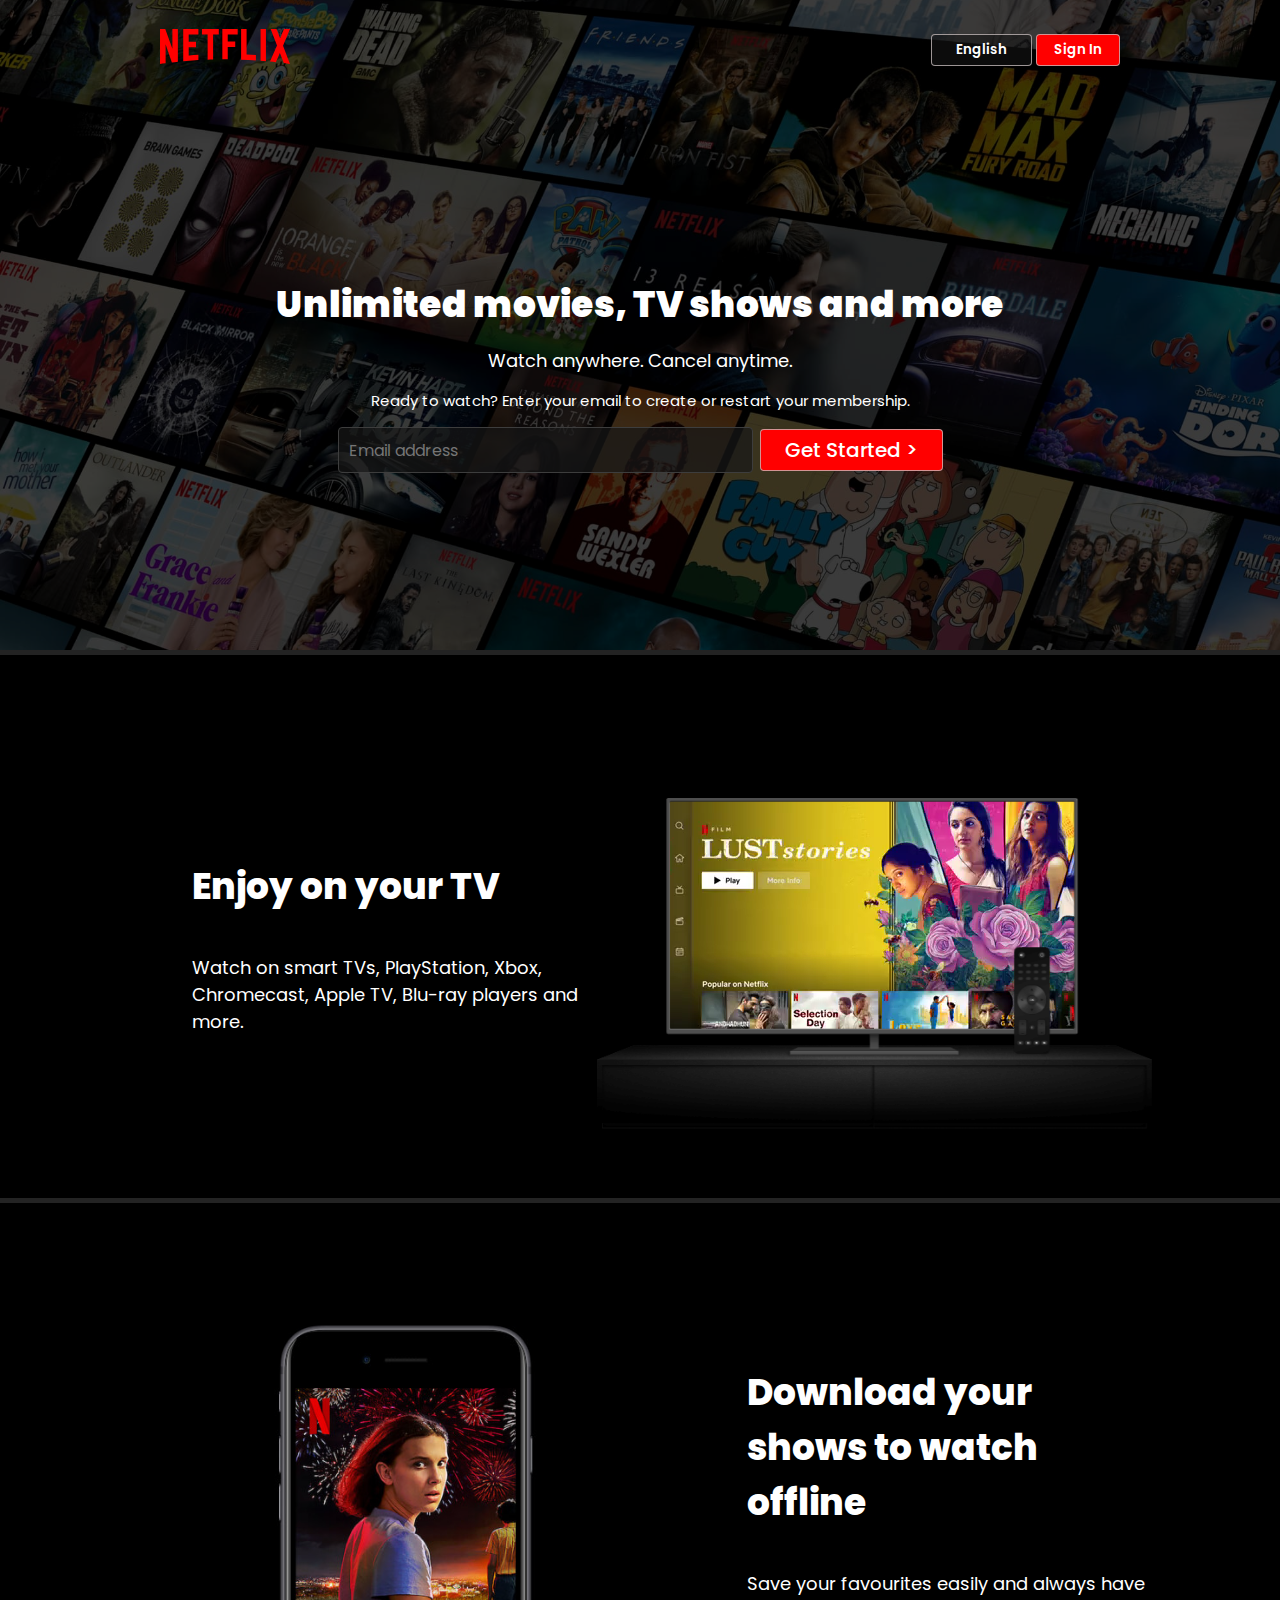
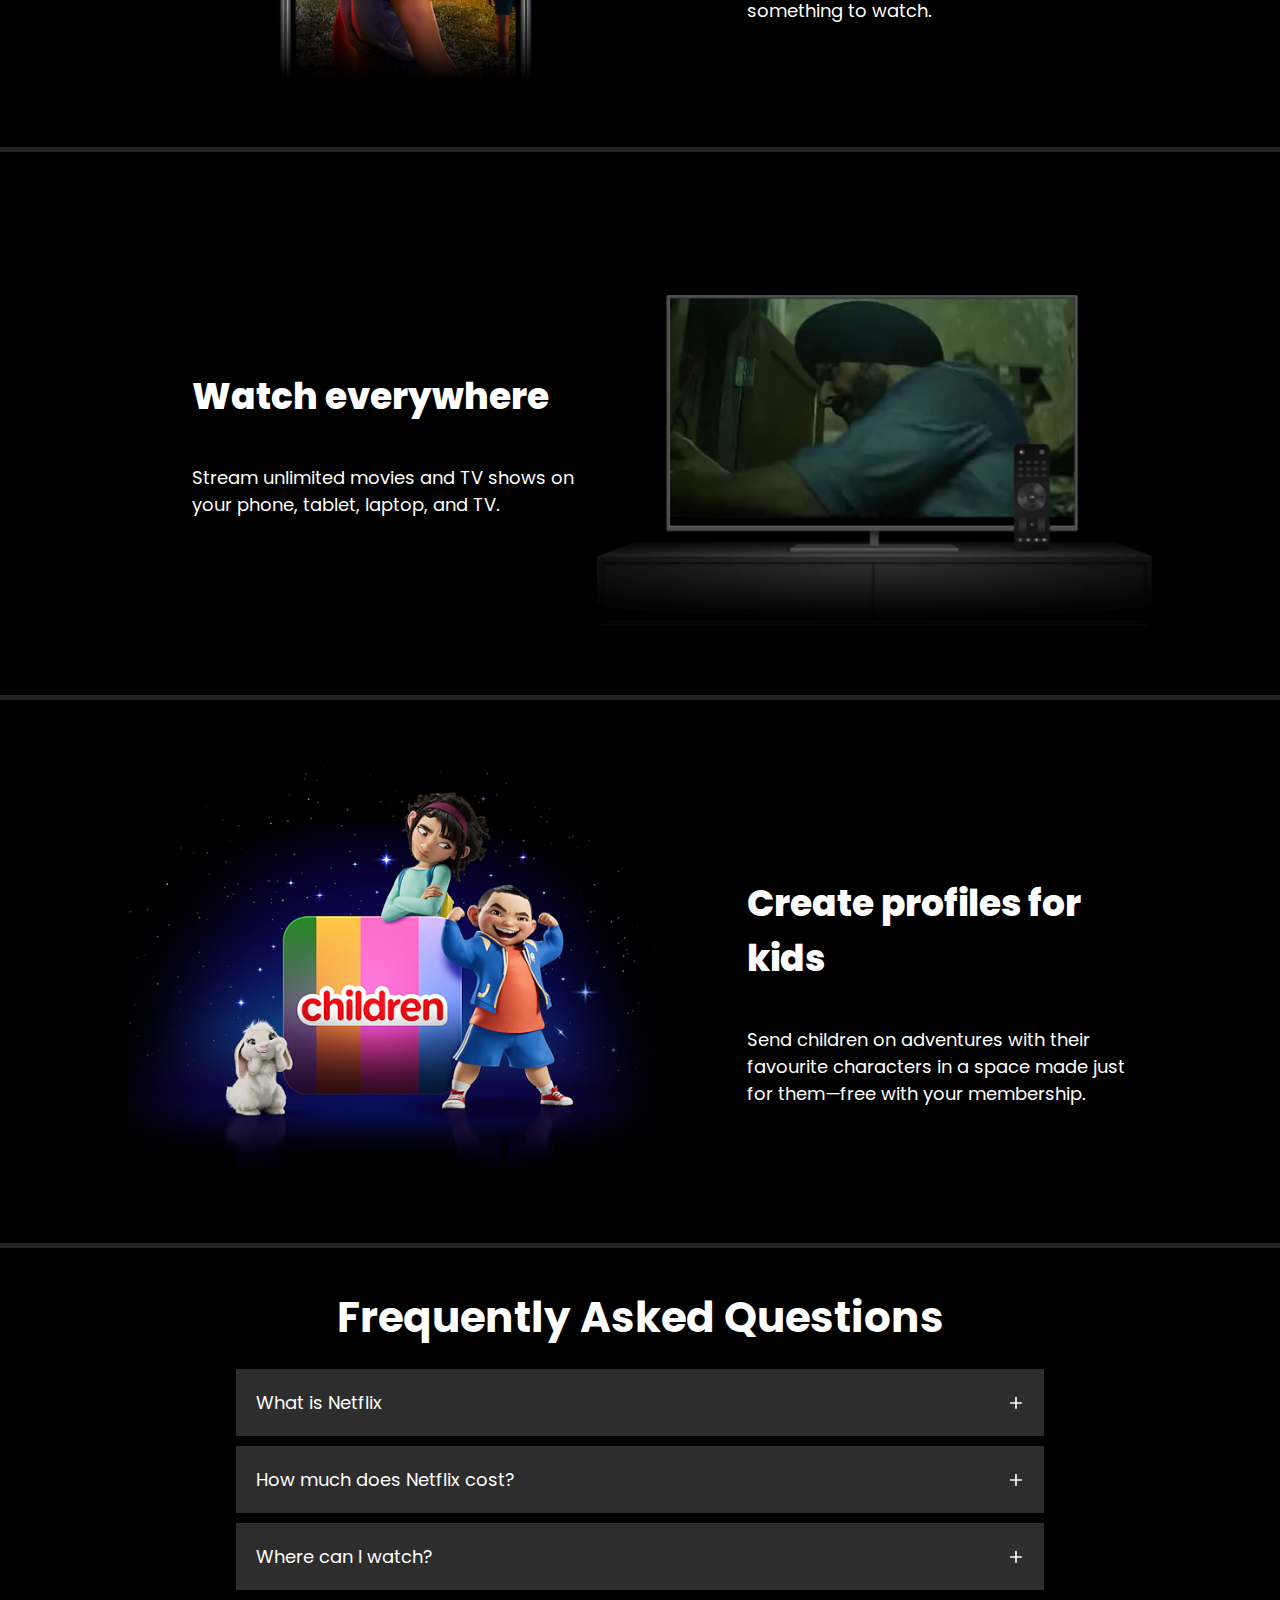
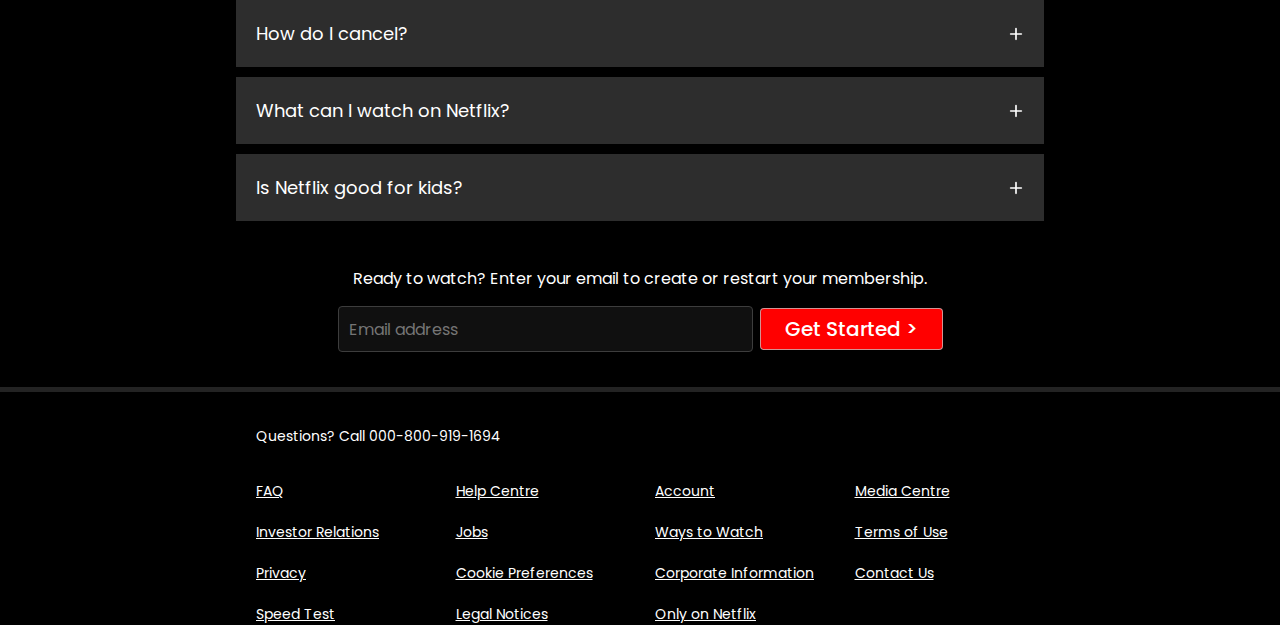
<file: index.html>
<!DOCTYPE html>
<html lang="en">

<head>
    <meta charset="UTF-8">
    <meta name="viewport" content="width=device-width, initial-scale=1.0">
    <title>Netflix India – Watch TV Shows Online, Watch Movies Online</title>
    <link rel="stylesheet" href="style.css">
</head>

<body>
    <div class="main">
        <nav class="nav">
            <span><img src="Asset/logo.svg" alt=""></span>
            <div><button class="btn">English</button>
                <button class="btn btn-red-sm">Sign In</button>
            </div>
        </nav>
        <div class="first"></div>
        <div class="content">
            <div class="text1">Unlimited movies, TV shows and more</div>
            <div class="text2"> Watch anywhere. Cancel anytime.</div>
            <div class="text3"> Ready to watch? Enter your email to create or restart your membership.</div>
            <div class="content-button">
                <input type="text" id="email" placeholder="Email address">
                <button class="btn btn-red">Get Started &gt;</button>
            </div>
        </div>
    </div>
    <div class="separation"></div>
    <section class="secfirst">
        <div class="main2">
            <span>Enjoy on your TV </span>
            <span>Watch on smart TVs, PlayStation, Xbox, Chromecast, Apple TV, Blu-ray players and more.</span>
        </div>
        <div class="secImg">
            <img src="Asset/desktop.png" alt="">
            <video src="Video/video1.m4v" autoplay loop muted></video>
        </div>
    </section>
    <div class="separation"></div>
    <section class="secfirst second">
        <div class="secImg">
            <img src="Asset/mobile-0819.jpg" alt="">

        </div>
        <div class="main2">
            <span>Download your shows to watch offline </span>
            <span>Save your favourites easily and always have something to watch.</span>
        </div>
    </section>
    <div class="separation"></div>
    <section class="secfirst third">
        <div class="main2">
            <span>Watch everywhere </span>
            <span>Stream unlimited movies and TV shows on your phone, tablet, laptop, and TV.</span>
        </div>
        <div class="secImg">
            <img src="Asset/desktop.png" alt="">
            <video src="Video/video2.m4v" autoplay loop muted></video>
        </div>
    </section>
    <div class="separation"></div>
    <section class="secfirst fourth">
        <div class="secImg">
            <img src="Asset/children.png" alt="">

        </div>
        <div class="main2">
            <span> Create profiles for kids </span>
            <span>Send children on adventures with their favourite characters in a space made just for them—free with
                your membership.</span>
        </div>
    </section>

    <div class="separation"></div>

    <section class="faq">
        <h2>Frequently Asked Questions</h2>
        <div class="faqbox">
            <span>What is Netflix</span>
            <svg xmlns="http://www.w3.org/2000/svg" viewBox="0 0 24 24" width="16" height="16" color="white" fill="white">
                <path d="M12 4V20" stroke="currentColor" stroke-width="2.5" stroke-linecap="round" stroke-linejoin="round" />
                <path d="M4 12H20" stroke="currentColor" stroke-width="2.5" stroke-linecap="round" stroke-linejoin="round" />
            </svg>
        </div>
        <div class="faqbox">
            <span>How much does Netflix cost?</span>
            <svg xmlns="http://www.w3.org/2000/svg" viewBox="0 0 24 24" width="16" height="16" color="white" fill="white">
                <path d="M12 4V20" stroke="currentColor" stroke-width="2.5" stroke-linecap="round" stroke-linejoin="round" />
                <path d="M4 12H20" stroke="currentColor" stroke-width="2.5" stroke-linecap="round" stroke-linejoin="round" />
            </svg>
        </div>
        <div class="faqbox">
            <span>Where can I watch?</span>
            <svg xmlns="http://www.w3.org/2000/svg" viewBox="0 0 24 24" width="16" height="16" color="white" fill="white">
                <path d="M12 4V20" stroke="currentColor" stroke-width="2.5" stroke-linecap="round" stroke-linejoin="round" />
                <path d="M4 12H20" stroke="currentColor" stroke-width="2.5" stroke-linecap="round" stroke-linejoin="round" />
            </svg>
        </div>
        <div class="faqbox">
            <span>How do I cancel?</span>
            <svg xmlns="http://www.w3.org/2000/svg" viewBox="0 0 24 24" width="16" height="16" color="white" fill="white">
                <path d="M12 4V20" stroke="currentColor" stroke-width="2.5" stroke-linecap="round" stroke-linejoin="round" />
                <path d="M4 12H20" stroke="currentColor" stroke-width="2.5" stroke-linecap="round" stroke-linejoin="round" />
            </svg>
        </div>
        <div class="faqbox">
            <span>What can I watch on Netflix?</span>
            <svg xmlns="http://www.w3.org/2000/svg" viewBox="0 0 24 24" width="16" height="16" color="white" fill="white">
                <path d="M12 4V20" stroke="currentColor" stroke-width="2.5" stroke-linecap="round" stroke-linejoin="round" />
                <path d="M4 12H20" stroke="currentColor" stroke-width="2.5" stroke-linecap="round" stroke-linejoin="round" />
            </svg>
        </div>
        <div class="faqbox">
            <span>Is Netflix good for kids?</span>
            <svg xmlns="http://www.w3.org/2000/svg" viewBox="0 0 24 24" width="16" height="16" color="white" fill="white">
                <path d="M12 4V20" stroke="currentColor" stroke-width="2.5" stroke-linecap="round" stroke-linejoin="round" />
                <path d="M4 12H20" stroke="currentColor" stroke-width="2.5" stroke-linecap="round" stroke-linejoin="round" />
            </svg>
        </div>
        <div class="content">
            <div class="text3"> Ready to watch? Enter your email to create or restart your membership.</div>
            <div class="content-button">
                <input type="text" id="email" placeholder="Email address">
                <button class="btn btn-red">Get Started &gt;</button>
            </div>
        </div>
    </section>

    <div class="separation"></div>
    
    <footer>
        <div class="questions">
            Questions? Call 000-800-919-1694
        </div>
        <div class="footer">
        <div class="footer-item">
            <a href="faq">FAQ</a>
            <a href="faq">Investor Relations</a>
            <a href="faq">Privacy</a>
            <a href="faq">Speed Test</a>
        </div>
        <div class="footer-item">
            <a href="faq">Help Centre</a>
            <a href="faq">Jobs</a>
            <a href="faq">Cookie Preferences</a>
            <a href="faq">Legal Notices</a>
        </div>
        <div class="footer-item">
            <a href="faq">Account</a>
            <a href="faq">Ways to Watch</a>
            <a href="faq">Corporate Information</a>
            <a href="faq">Only on Netflix</a>
        </div>
        <div class="footer-item">
            <a href="faq">Media Centre</a>
            <a href="faq">Terms of Use</a>
            <a href="faq">Contact Us</a>
        </div>
    </div>
    </footer>
</body>

</html>
</file>
<file: style.css>
@import url('https://fonts.googleapis.com/css2?family=Martel+Sans:wght@600&family=Poppins:ital,wght@0,100;0,200;0,300;0,400;0,500;0,600;0,700;0,800;0,900;1,100;1,200;1,300;1,400;1,500;1,600;1,700;1,800;1,900&display=swap');

*{
    margin: 0;
    padding: 0;
    font-family: "Poppins", sans-serif;
}

body{
    background-color: black;
}

.main{
    background-image: url("Asset/background2.jpg");
    height: 650px;
    background-position: center center;
    background-repeat: no-repeat;
    background-size: max(1200px,100vw);
    /* object-fit: cover; */
    position: relative;
}
.main .first{
    position: absolute;
    top: 0;
    background-color: black;
    height: 650px;
    width: 100%;
    opacity: 0.69;
}
nav{
    display: flex;
    justify-content: space-between;
    margin: auto;
    max-width: 75vw;
    align-items: center;
    height: 100px;
}
nav img{
    width: 130px;
    position: relative;
    z-index: 10;
}
nav button{
    position: relative;
    z-index: 10;
}
.content{
    display: flex;
    flex-direction: column;
    justify-content: center;
    align-items: center;
    position: relative;
    color: white;
    gap: 15px;
    font-family: "Martel Sans", sans-serif;
    padding: 0 30px;
    height: calc(100% - 100px);
}
.content .text1{
    font-weight: 900; 
    font-size: 36px;
    text-align: center;
}
.content> :nth-child(2){
    font-size: 18px;
    text-align: center;
}
.content> :nth-child(3){
    font-size: 15px;
    text-align: center;
}
.separation{
    background-color: rgb(35, 35, 35);;
    height: 5px;
    position: relative;
    z-index: 20;
}
.btn{
    padding: 3px 8px;
    font-weight: 600;
    background-color: rgba(21, 21, 21, 0.584);
    border: 1px solid rgba(199, 189, 189, 0.779);
    cursor: pointer;
    color: white;
    border-radius: 4px;
    padding: 5px 24px;
}
.btn-red{
    background-color: red;
    padding: 5px 24px;
    font-size: 20px;
    color: white;
    font-weight: 500;
}
.btn-red-sm{
    background-color: red;
    padding: 5px 17px;
}

.main input{
    padding: 10px 87px 9px 10px;
    color: white;
    font-size: 16px;
    border-radius: 4px;
    background-color: rgba(23,23,23,0.7);
    border: 1px solid rgba(61, 61, 61,1);
    font-weight: 400;
}
.content-button{
    display: flex;
    justify-content: center;
    align-items: center;
    gap: 7px;
}
.secfirst{
    max-width: 80vw;
    margin: auto;
    color: white;
    display: flex;
    justify-content: space-between;
    align-items: center;
    padding: 60px 45px;
}


.secImg{
    position: relative;
}
.secImg video{
    width: 480px;
    position: absolute;
    top: 50px;
    right: 6px;
}
.secImg img{
    width: 555px;
    position: relative;
    z-index: 10;
}
.main2{
    font-family: "Martel Sans", sans-serif;
    display: flex;
    flex-direction: column;
}
.main2>:nth-child(1){
    font-size: 36px;
    padding: 40px 0 0 64px;
    font-weight: 800;
}
.main2>:nth-child(2){
    font-size: 18px;
    padding: 40px 0 0 64px;
}


.faq h2{
    padding: 38px 0px 10px 0px;
    font-size: 42px;
    text-align: center;
}
.faq{
    background-color: black;
    color: white;
    
}

.faqbox:hover{
    background-color: rgb(72, 70, 70);;
}
.faqbox{
    font-family:"Martel Sans", sans-serif;
    transition: all 0.5s ease-in-out;
    background-color: rgb(45, 45, 45);
    display: flex;
    justify-content: space-between;
    align-items: center;
    max-width: 60vw;
    margin: auto;
    padding: 20px;
    margin: 10px auto;
    font-size: 18px;
}

.content input{
    padding: 10px 87px 9px 10px;
    color: white;
    font-size: 16px;
    border-radius: 4px;
    background-color: rgba(23,23,23,0.7);
    border: 1px solid rgba(61, 61, 61,1);
    font-weight: 400;
}
.faq .content{
    padding: 35px 0px;
}
footer{
    max-width: 60vw;
    margin: auto;
}
.footer{
    display: grid;
    grid-template-columns: repeat(4,1fr);
    column-gap: 30px;
}


@media screen and (max-width: 1190px) {
    .secfirst{
        flex-wrap: wrap;
    }

    .secImg video{
        width: 320px;
    }
    .secImg img{
        width: 360px;
    }

    .content .text1{
        font-weight: 900; 
        font-size: 24px;
        text-align: center;
    }
    .content> :nth-child(2){
        font-size: 14px;
        text-align: center;
    }
    .content> :nth-child(3){
        font-size: 14px;
        text-align: center;
    }
    .content-button{
        display: flex;
        flex-direction: column;
        justify-content: center;
        align-items: center;
        gap: 7px;
    }
    .faq h2{
        font-size: 24px;
    }
    footer{
        max-width: 90vw;
        
    }
    .faqbox{
        max-width: 80vw;
    }

    .main2>:nth-child(1){
        font-size: 24px;
    }
    .main2>:nth-child(2){
        font-size: 14px;
    }
}
@media screen and (max-width: 1190px) {
    .footer{
        display: grid;
        grid-template-columns: 1fr 1fr;
    }
}

footer .questions{
    font-size: 14px;
    color: white;
    padding: 34px 0;
}


.footer-item a{
    color: white;
    font-size: 14px;
}
.footer-item{
   display: flex;
   flex-direction: column;
   color: white;
   gap: 20px;
}
</file>
